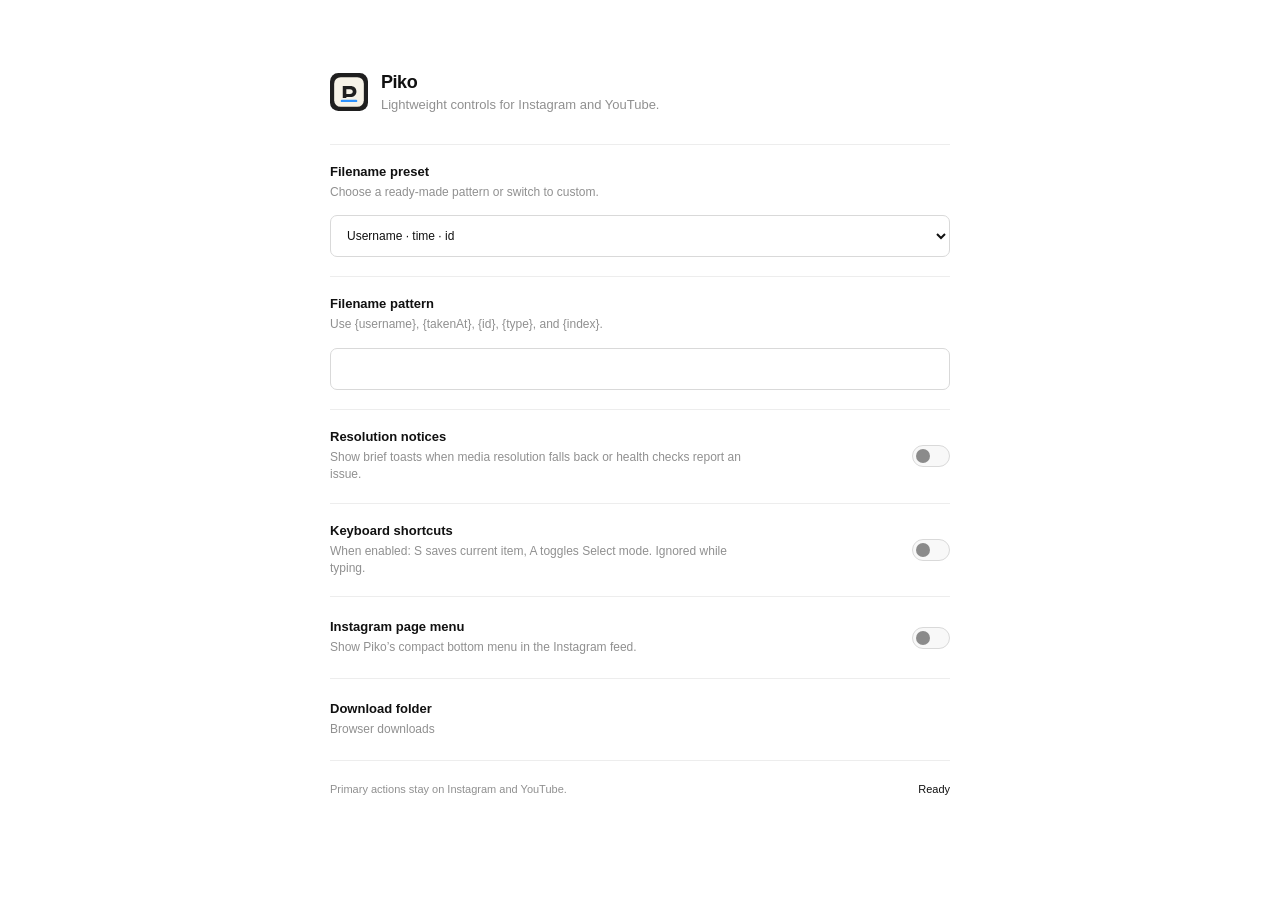
<file: options.html>
<!doctype html>
<html lang="en">
  <head>
    <meta charset="utf-8">
    <meta name="viewport" content="width=device-width, initial-scale=1">
    <title>Piko Options</title>
    <link rel="stylesheet" href="styles/options.css">
  </head>
  <body>
    <main class="options">
      <header class="options__header">
        <img src="icons/piko-browser-logo.svg" alt="">
        <div>
          <h1>Piko</h1>
          <p>Lightweight controls for Instagram and YouTube.</p>
        </div>
      </header>

      <section class="settings-list" aria-label="Piko settings">
        <label class="setting-row setting-row--stacked">
          <span>
            <strong>Filename preset</strong>
            <small>Choose a ready-made pattern or switch to custom.</small>
          </span>
          <select id="filenamePreset"></select>
        </label>

        <label class="setting-row setting-row--stacked">
          <span>
            <strong>Filename pattern</strong>
            <small>Use {username}, {takenAt}, {id}, {type}, and {index}.</small>
          </span>
          <input id="filenamePattern" type="text" spellcheck="false">
        </label>

        <label class="setting-row">
          <span>
            <strong>Resolution notices</strong>
            <small>Show brief toasts when media resolution falls back or health checks report an issue.</small>
          </span>
          <input id="showReliabilityToasts" type="checkbox">
        </label>

        <label class="setting-row">
          <span>
            <strong>Keyboard shortcuts</strong>
            <small>When enabled: S saves current item, A toggles Select mode. Ignored while typing.</small>
          </span>
          <input id="enableKeyboardShortcuts" type="checkbox">
        </label>

        <label class="setting-row">
          <span>
            <strong>Instagram page menu</strong>
            <small>Show Piko’s compact bottom menu in the Instagram feed.</small>
          </span>
          <input id="showFeedButton" type="checkbox">
        </label>

        <div class="setting-row" aria-labelledby="selectedFolderLabel">
          <span>
            <strong id="selectedFolderLabel">Download folder</strong>
            <small id="selectedFolder">Browser downloads</small>
          </span>
        </div>
      </section>

      <footer class="options__footer">
        <p>Primary actions stay on Instagram and YouTube.</p>
        <p id="status" class="status" aria-live="polite">Ready</p>
      </footer>
    </main>
    <script src="src/shared/messages.js"></script>
    <script src="src/shared/settingsStore.js"></script>
    <script src="src/options/options.js"></script>
  </body>
</html>
</file>
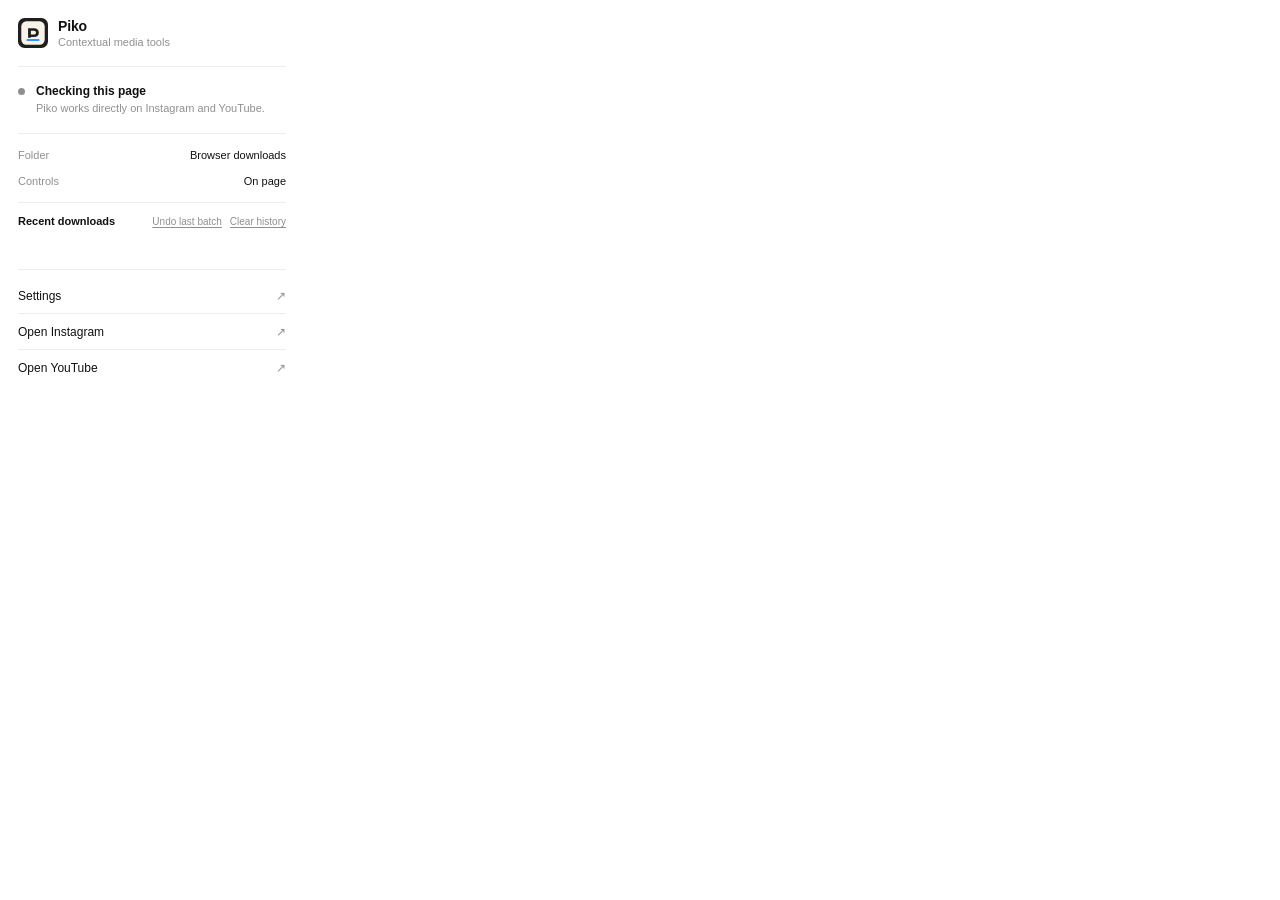
<file: popup.html>
<!doctype html>
<html lang="en">
  <head>
    <meta charset="utf-8">
    <meta name="viewport" content="width=device-width, initial-scale=1">
    <title>Piko</title>
    <link rel="stylesheet" href="styles/popup.css">
  </head>
  <body>
    <main class="popup">
      <header class="popup__header">
        <img src="icons/piko-browser-logo.svg" alt="">
        <div>
          <h1>Piko</h1>
          <p>Contextual media tools</p>
        </div>
      </header>

      <section class="page-status" aria-live="polite">
        <span class="page-status__dot" data-role="status-dot"></span>
        <div>
          <strong data-role="page-title">Checking this page</strong>
          <span data-role="page-detail">Piko works directly on Instagram and YouTube.</span>
        </div>
      </section>

      <dl class="details">
        <div>
          <dt>Folder</dt>
          <dd data-role="folder">Browser downloads</dd>
        </div>
        <div>
          <dt>Controls</dt>
          <dd>On page</dd>
        </div>
      </dl>

      <section class="history" aria-label="Recent downloads">
        <div class="history__header">
          <strong>Recent downloads</strong>
          <div class="history__actions">
            <button type="button" data-action="undo">Undo last batch</button>
            <button type="button" data-action="clear-history">Clear history</button>
          </div>
        </div>
        <ul class="history__list" data-role="history-list"></ul>
        <p class="history__status" data-role="history-status" aria-live="polite"></p>
      </section>

      <nav class="popup__actions" aria-label="Piko shortcuts">
        <button type="button" data-action="settings">
          <span>Settings</span>
          <span aria-hidden="true">↗</span>
        </button>
        <button type="button" data-action="instagram">
          <span>Open Instagram</span>
          <span aria-hidden="true">↗</span>
        </button>
        <button type="button" data-action="youtube">
          <span>Open YouTube</span>
          <span aria-hidden="true">↗</span>
        </button>
      </nav>
    </main>

    <script src="src/shared/messages.js"></script>
    <script src="src/shared/settingsStore.js"></script>
    <script src="src/shared/downloadHistory.js"></script>
    <script src="src/downloads/downloader.js"></script>
    <script src="src/popup/popup.js"></script>
  </body>
</html>
</file>
<file: styles/options.css>
:root {
  color-scheme: light dark;
  --page: #fff;
  --surface: #f8f8f8;
  --text: #111;
  --muted: rgba(0, 0, 0, 0.44);
  --border: #ededed;
  --border-strong: #d9d9d9;
  --font: Inter, -apple-system, BlinkMacSystemFont, "Segoe UI", sans-serif;
}

@media (prefers-color-scheme: dark) {
  :root {
    --page: #0d0d0d;
    --surface: #171717;
    --text: #eee;
    --muted: rgba(255, 255, 255, 0.46);
    --border: #252525;
    --border-strong: #414141;
  }
}

* {
  box-sizing: border-box;
}

html {
  min-width: 320px;
  background: var(--page);
}

body {
  margin: 0;
  background: var(--page);
  color: var(--text);
  font-family: var(--font);
  font-size: 15px;
  text-rendering: optimizeLegibility;
  -webkit-font-smoothing: antialiased;
}

.options {
  width: min(100% - 40px, 620px);
  margin: 0 auto;
  padding: 72px 0 90px;
}

.options__header {
  display: flex;
  align-items: center;
  gap: 13px;
  padding-bottom: 32px;
}

.options__header img {
  width: 38px;
  height: 38px;
}

.options__header h1,
.options__header p,
.options__footer p {
  margin: 0;
}

.options__header h1 {
  font-size: 18px;
  font-weight: 600;
  letter-spacing: -0.025em;
}

.options__header p {
  margin-top: 4px;
  color: var(--muted);
  font-size: 13px;
}

.settings-list {
  border-top: 1px solid var(--border);
}

.setting-row {
  display: flex;
  align-items: center;
  justify-content: space-between;
  gap: 28px;
  min-height: 82px;
  padding: 19px 0;
  border-bottom: 1px solid var(--border);
}

.setting-row--stacked {
  align-items: flex-start;
  flex-direction: column;
  gap: 14px;
}

.setting-row span {
  display: grid;
  gap: 5px;
}

.setting-row strong {
  font-size: 13px;
  font-weight: 560;
}

.setting-row small {
  max-width: 430px;
  color: var(--muted);
  font-size: 12px;
  line-height: 1.45;
}

input[type="checkbox"] {
  appearance: none;
  position: relative;
  flex: 0 0 auto;
  width: 38px;
  height: 22px;
  margin: 0;
  border: 1px solid var(--border-strong);
  border-radius: 999px;
  background: var(--surface);
  cursor: pointer;
  transition:
    background-color 180ms ease,
    border-color 180ms ease;
}

input[type="checkbox"]::after {
  content: "";
  position: absolute;
  top: 3px;
  left: 3px;
  width: 14px;
  height: 14px;
  border-radius: 999px;
  background: var(--muted);
  transition:
    background-color 180ms ease,
    transform 220ms cubic-bezier(0.23, 1, 0.32, 1);
}

input[type="checkbox"]:checked {
  border-color: var(--text);
  background: var(--text);
}

input[type="checkbox"]:checked::after {
  background: var(--page);
  transform: translateX(16px);
}

input[type="text"],
select {
  width: 100%;
  height: 42px;
  padding: 0 12px;
  border: 1px solid var(--border-strong);
  border-radius: 7px;
  background: var(--page);
  color: var(--text);
  font-family: ui-monospace, "SFMono-Regular", Consolas, monospace;
  font-size: 12px;
  outline: none;
  transition: border-color 180ms ease;
}

select {
  font-family: var(--font);
  cursor: pointer;
}

input[type="text"]:disabled {
  opacity: 0.55;
  cursor: not-allowed;
}

input:focus-visible,
select:focus-visible {
  border-color: var(--text);
  outline: 2px solid color-mix(in srgb, var(--text) 10%, transparent);
  outline-offset: 2px;
}

.options__footer {
  display: flex;
  justify-content: space-between;
  gap: 24px;
  padding-top: 22px;
  color: var(--muted);
  font-size: 11px;
}

.status {
  color: var(--text);
  text-align: right;
}

@media (max-width: 560px) {
  .options {
    width: min(100% - 28px, 620px);
    padding-top: 40px;
  }

  .setting-row {
    gap: 18px;
  }

  .options__footer {
    align-items: flex-start;
    flex-direction: column;
    gap: 8px;
  }

  .status {
    text-align: left;
  }
}

@media (prefers-reduced-motion: reduce) {
  input[type="checkbox"],
  input[type="checkbox"]::after,
  input[type="text"],
  select {
    transition-duration: 1ms;
  }
}
</file>
<file: styles/popup.css>
:root {
  color-scheme: light dark;
  --page: #fff;
  --surface: #f8f8f8;
  --text: #111;
  --muted: rgba(0, 0, 0, 0.44);
  --border: #ededed;
  --success: #287a3f;
  --font: Inter, -apple-system, BlinkMacSystemFont, "Segoe UI", sans-serif;
}

@media (prefers-color-scheme: dark) {
  :root {
    --page: #0d0d0d;
    --surface: #171717;
    --text: #eee;
    --muted: rgba(255, 255, 255, 0.46);
    --border: #252525;
    --success: #63b47a;
  }
}

* {
  box-sizing: border-box;
}

body {
  width: 304px;
  margin: 0;
  background: var(--page);
  color: var(--text);
  font-family: var(--font);
  font-size: 13px;
  text-rendering: optimizeLegibility;
  -webkit-font-smoothing: antialiased;
}

button {
  font: inherit;
}

.popup {
  padding: 18px;
}

.popup__header {
  display: flex;
  align-items: center;
  gap: 10px;
  padding-bottom: 18px;
  border-bottom: 1px solid var(--border);
}

.popup__header img {
  width: 30px;
  height: 30px;
}

.popup__header h1,
.popup__header p {
  margin: 0;
}

.popup__header h1 {
  font-size: 14px;
  font-weight: 600;
  letter-spacing: -0.01em;
}

.popup__header p {
  margin-top: 2px;
  color: var(--muted);
  font-size: 11px;
}

.page-status {
  display: grid;
  grid-template-columns: 8px minmax(0, 1fr);
  gap: 10px;
  padding: 17px 0;
  border-bottom: 1px solid var(--border);
}

.page-status__dot {
  width: 7px;
  height: 7px;
  margin-top: 4px;
  border-radius: 999px;
  background: var(--muted);
}

.page-status__dot.is-ready {
  background: var(--success);
}

.page-status strong,
.page-status span {
  display: block;
}

.page-status strong {
  font-size: 12px;
  font-weight: 560;
}

.page-status div span {
  margin-top: 3px;
  color: var(--muted);
  font-size: 11px;
  line-height: 1.4;
}

.details {
  margin: 0;
  padding: 8px 0;
  border-bottom: 1px solid var(--border);
}

.details div {
  display: flex;
  justify-content: space-between;
  gap: 16px;
  padding: 7px 0;
}

.details dt,
.details dd {
  margin: 0;
  font-size: 11px;
}

.details dt {
  color: var(--muted);
}

.details dd {
  max-width: 160px;
  overflow: hidden;
  color: var(--text);
  text-align: right;
  text-overflow: ellipsis;
  white-space: nowrap;
}

.history {
  padding: 12px 0 10px;
  border-bottom: 1px solid var(--border);
}

.history__header {
  display: flex;
  align-items: baseline;
  justify-content: space-between;
  gap: 10px;
}

.history__header strong {
  font-size: 11px;
  font-weight: 560;
}

.history__actions {
  display: flex;
  flex-wrap: wrap;
  justify-content: flex-end;
  gap: 8px;
}

.history__actions button {
  padding: 0;
  border: 0;
  background: transparent;
  color: var(--muted);
  cursor: pointer;
  font-size: 10px;
  text-decoration: underline;
  text-underline-offset: 2px;
}

.history__actions button:hover,
.history__actions button:focus-visible {
  color: var(--text);
}

.history__actions button:disabled {
  cursor: default;
  opacity: 0.5;
}

.history__list {
  display: grid;
  gap: 6px;
  margin: 10px 0 0;
  padding: 0;
  list-style: none;
}

.history__list li {
  display: flex;
  align-items: baseline;
  justify-content: space-between;
  gap: 10px;
  min-width: 0;
}

.history__name {
  min-width: 0;
  overflow: hidden;
  color: var(--text);
  font-size: 11px;
  text-overflow: ellipsis;
  white-space: nowrap;
}

.history__time,
.history__empty,
.history__status {
  color: var(--muted);
  font-size: 10px;
}

.history__empty {
  list-style: none;
}

.history__status {
  min-height: 14px;
  margin: 8px 0 0;
}

.popup__actions {
  display: grid;
  padding-top: 8px;
}

.popup__actions button {
  display: flex;
  align-items: center;
  justify-content: space-between;
  width: 100%;
  min-height: 36px;
  padding: 0;
  border: 0;
  border-bottom: 1px solid var(--border);
  background: transparent;
  color: var(--text);
  cursor: pointer;
  font-size: 12px;
  text-align: left;
}

.popup__actions button:last-child {
  border-bottom: 0;
}

.popup__actions button span:last-child {
  color: var(--muted);
  transition: transform 180ms cubic-bezier(0.23, 1, 0.32, 1);
}

.popup__actions button:hover span:last-child,
.popup__actions button:focus-visible span:last-child {
  transform: translate(2px, -2px);
}

.popup__actions button:focus-visible {
  outline: 1px solid var(--text);
  outline-offset: 3px;
}

@media (prefers-reduced-motion: reduce) {
  .popup__actions button span:last-child {
    transition-duration: 1ms;
  }
}
</file>
